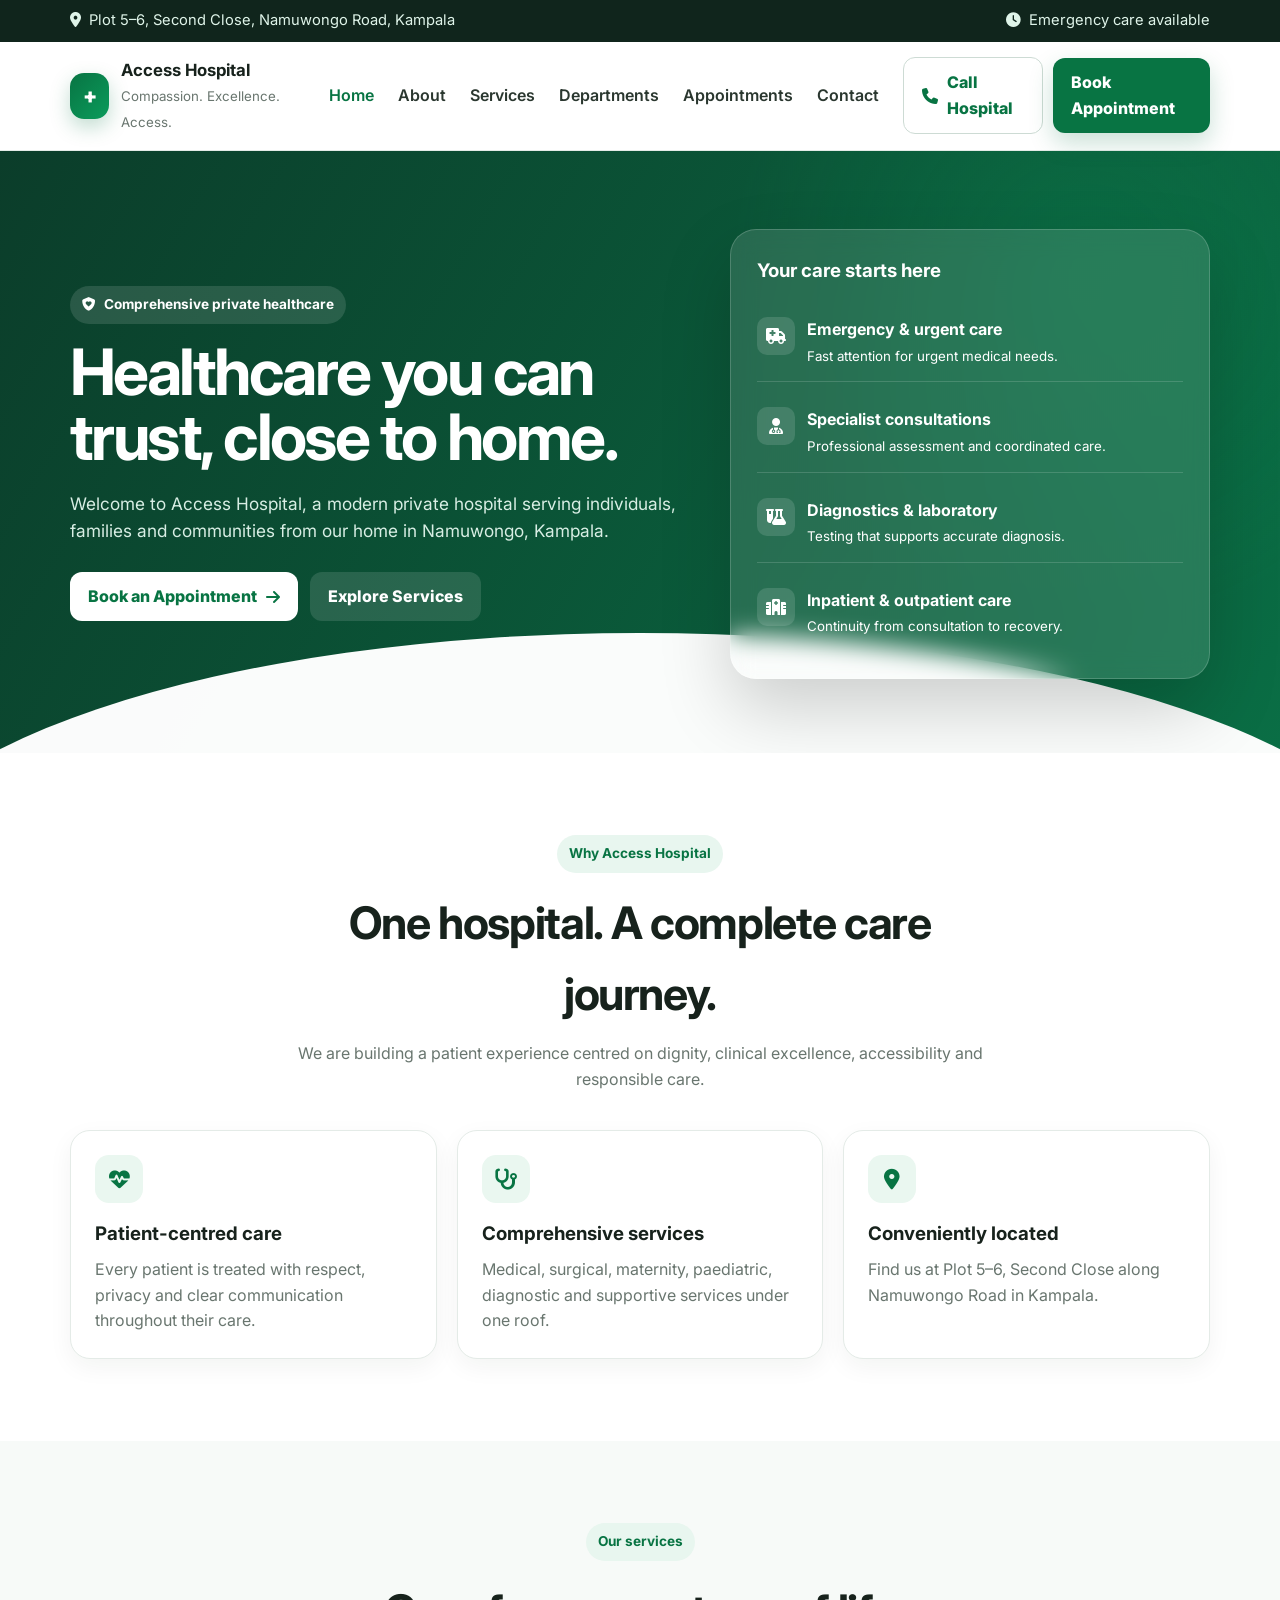
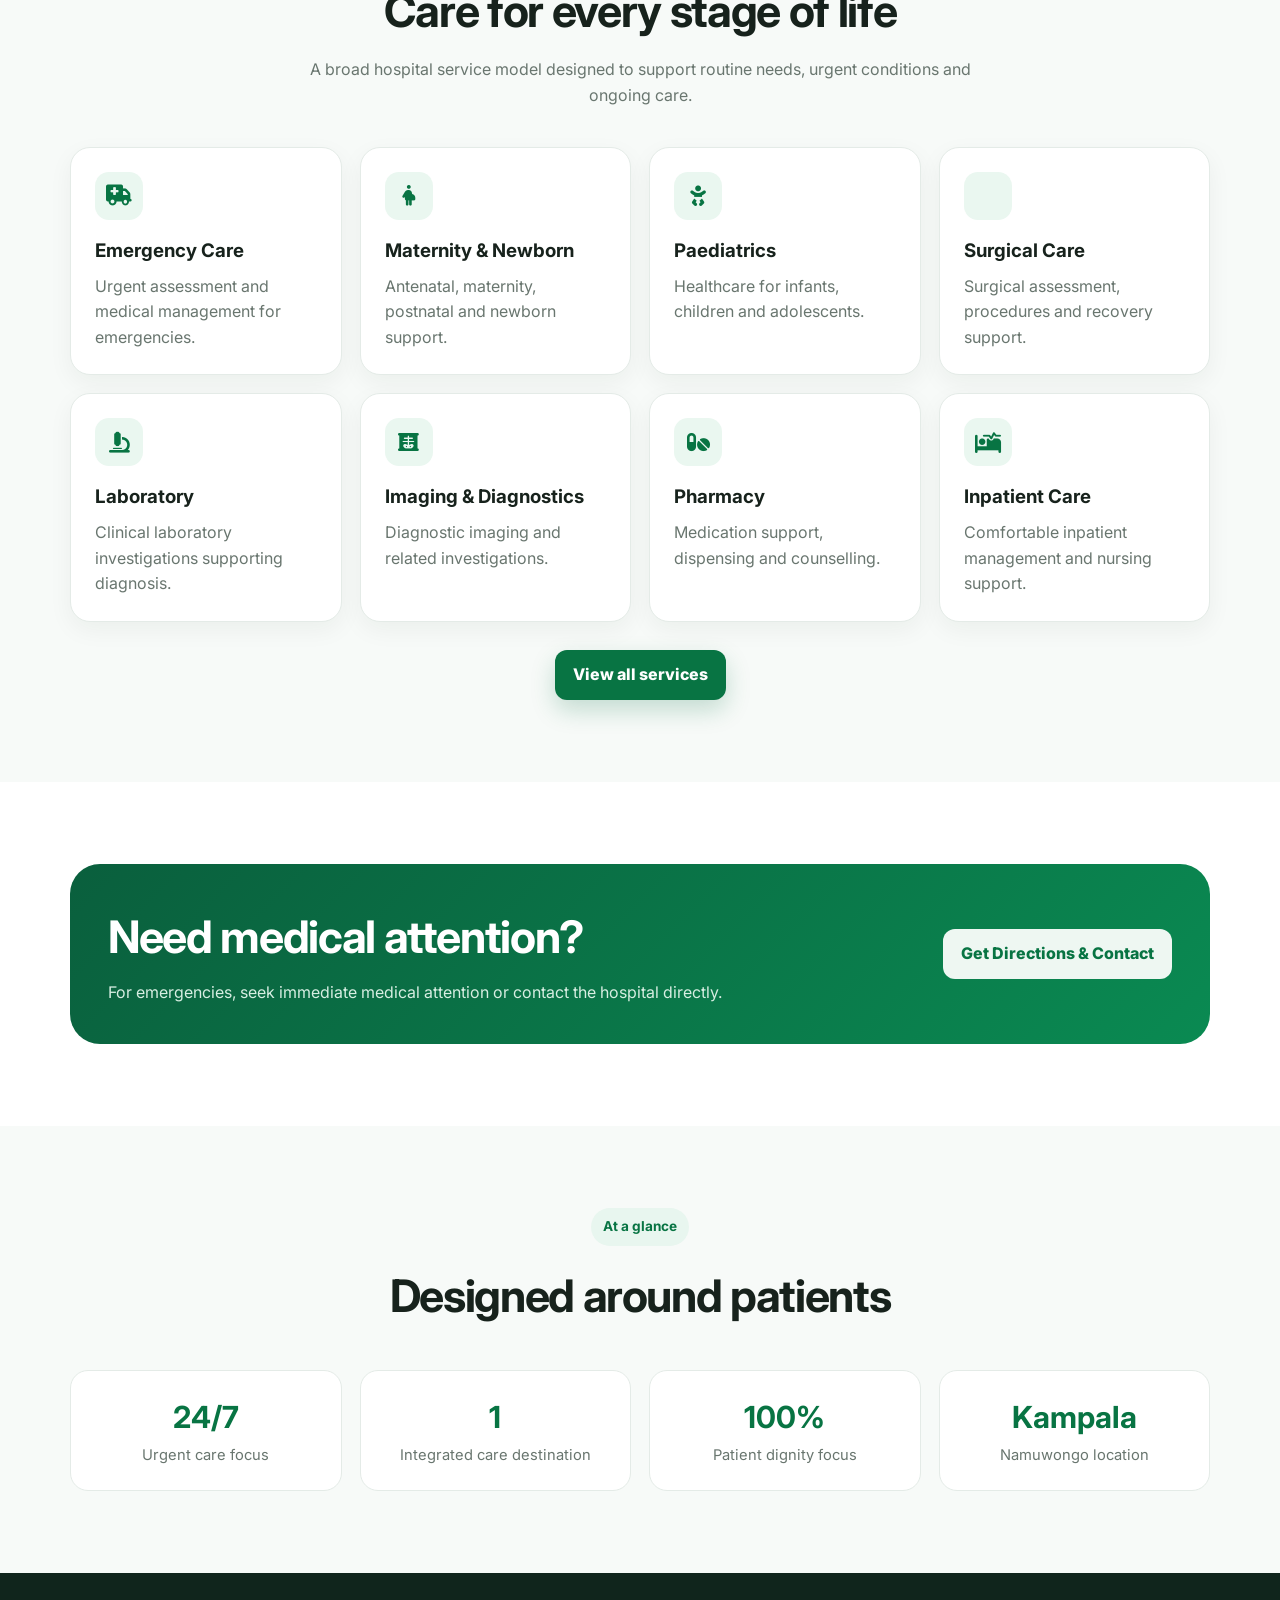
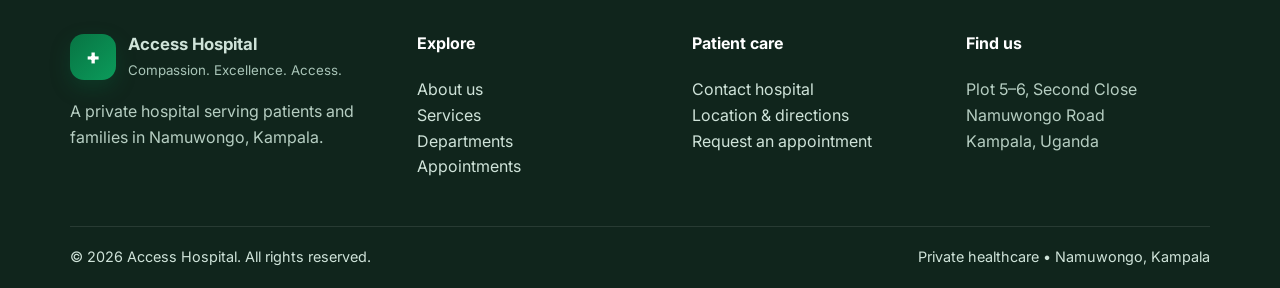
<file: access-hospital-website/access-hospital-complete/index.html>
<!doctype html><html lang="en"><head><meta charset="utf-8"><meta name="viewport" content="width=device-width,initial-scale=1"><title>Access Hospital | Quality Healthcare in Namuwongo, Kampala</title><meta name="description" content="Access Hospital in Namuwongo, Kampala provides comprehensive healthcare services in a professional, patient-centred environment."><link rel="preconnect" href="https://fonts.googleapis.com"><link rel="preconnect" href="https://fonts.gstatic.com" crossorigin><link href="https://fonts.googleapis.com/css2?family=Inter:wght@400;500;600;700;800;900&display=swap" rel="stylesheet"><link rel="stylesheet" href="assets/css/styles.css"><link rel="stylesheet" href="https://cdnjs.cloudflare.com/ajax/libs/font-awesome/6.5.2/css/all.min.css"></head><body>
<div class="topbar"><div class="container"><span><i class="fa-solid fa-location-dot"></i> Plot 5–6, Second Close, Namuwongo Road, Kampala</span><span><i class="fa-solid fa-clock"></i> Emergency care available</span></div></div>
<header class="navbar"><div class="container nav-wrap"><a class="brand" href="index.html"><span class="brand-mark">+</span><span><strong>Access Hospital</strong><small>Compassion. Excellence. Access.</small></span></a><button class="menu-btn" aria-label="Open menu"><i class="fa-solid fa-bars"></i></button><nav class="nav-links"><a class="active" href="index.html">Home</a><a href="about.html">About</a><a href="services.html">Services</a><a href="departments.html">Departments</a><a href="appointment.html">Appointments</a><a href="contact.html">Contact</a></nav><div class="nav-actions"><a class="btn btn-outline" href="tel:"><i class="fa-solid fa-phone"></i> Call Hospital</a><a class="btn btn-primary" href="appointment.html">Book Appointment</a></div></div></header>
<main>
<section class="hero"><div class="container hero-grid"><div><div class="eyebrow"><i class="fa-solid fa-shield-heart"></i> Comprehensive private healthcare</div><h1>Healthcare you can trust, close to home.</h1><p>Welcome to Access Hospital, a modern private hospital serving individuals, families and communities from our home in Namuwongo, Kampala.</p><div class="hero-buttons"><a class="btn btn-light" href="appointment.html">Book an Appointment <i class="fa-solid fa-arrow-right"></i></a><a class="btn" style="background:rgba(255,255,255,.12);color:#fff" href="services.html">Explore Services</a></div></div><div class="hero-card"><h3>Your care starts here</h3><div class="quick-list"><div class="quick-item"><div class="quick-icon"><i class="fa-solid fa-truck-medical"></i></div><div><strong>Emergency & urgent care</strong><br><small>Fast attention for urgent medical needs.</small></div></div><div class="quick-item"><div class="quick-icon"><i class="fa-solid fa-user-doctor"></i></div><div><strong>Specialist consultations</strong><br><small>Professional assessment and coordinated care.</small></div></div><div class="quick-item"><div class="quick-icon"><i class="fa-solid fa-flask-vial"></i></div><div><strong>Diagnostics & laboratory</strong><br><small>Testing that supports accurate diagnosis.</small></div></div><div class="quick-item"><div class="quick-icon"><i class="fa-solid fa-hospital"></i></div><div><strong>Inpatient & outpatient care</strong><br><small>Continuity from consultation to recovery.</small></div></div></div></div></div></section>
<section class="section"><div class="container"><div class="section-head reveal"><div class="eyebrow">Why Access Hospital</div><h2>One hospital. A complete care journey.</h2><p>We are building a patient experience centred on dignity, clinical excellence, accessibility and responsible care.</p></div><div class="grid-3"><div class="card reveal"><div class="icon-box"><i class="fa-solid fa-heart-pulse"></i></div><h3>Patient-centred care</h3><p>Every patient is treated with respect, privacy and clear communication throughout their care.</p></div><div class="card reveal"><div class="icon-box"><i class="fa-solid fa-stethoscope"></i></div><h3>Comprehensive services</h3><p>Medical, surgical, maternity, paediatric, diagnostic and supportive services under one roof.</p></div><div class="card reveal"><div class="icon-box"><i class="fa-solid fa-location-dot"></i></div><h3>Conveniently located</h3><p>Find us at Plot 5–6, Second Close along Namuwongo Road in Kampala.</p></div></div></div></section>
<section class="section section-alt"><div class="container"><div class="section-head reveal"><div class="eyebrow">Our services</div><h2>Care for every stage of life</h2><p>A broad hospital service model designed to support routine needs, urgent conditions and ongoing care.</p></div><div class="grid-4 service-grid"><div class="card reveal"><div class="icon-box"><i class="fa-solid fa-truck-medical"></i></div><h3>Emergency Care</h3><p>Urgent assessment and medical management for emergencies.</p></div><div class="card reveal"><div class="icon-box"><i class="fa-solid fa-person-pregnant"></i></div><h3>Maternity & Newborn</h3><p>Antenatal, maternity, postnatal and newborn support.</p></div><div class="card reveal"><div class="icon-box"><i class="fa-solid fa-baby"></i></div><h3>Paediatrics</h3><p>Healthcare for infants, children and adolescents.</p></div><div class="card reveal"><div class="icon-box"><i class="fa-solid fa-scalpel"></i></div><h3>Surgical Care</h3><p>Surgical assessment, procedures and recovery support.</p></div><div class="card reveal"><div class="icon-box"><i class="fa-solid fa-microscope"></i></div><h3>Laboratory</h3><p>Clinical laboratory investigations supporting diagnosis.</p></div><div class="card reveal"><div class="icon-box"><i class="fa-solid fa-x-ray"></i></div><h3>Imaging & Diagnostics</h3><p>Diagnostic imaging and related investigations.</p></div><div class="card reveal"><div class="icon-box"><i class="fa-solid fa-pills"></i></div><h3>Pharmacy</h3><p>Medication support, dispensing and counselling.</p></div><div class="card reveal"><div class="icon-box"><i class="fa-solid fa-bed-pulse"></i></div><h3>Inpatient Care</h3><p>Comfortable inpatient management and nursing support.</p></div></div><div style="text-align:center;margin-top:28px"><a class="btn btn-primary" href="services.html">View all services</a></div></div></section>
<section class="section"><div class="container"><div class="banner reveal"><div><h2>Need medical attention?</h2><p>For emergencies, seek immediate medical attention or contact the hospital directly.</p></div><a class="btn btn-light" href="contact.html">Get Directions & Contact</a></div></div></section>
<section class="section section-alt"><div class="container"><div class="section-head reveal"><div class="eyebrow">At a glance</div><h2>Designed around patients</h2></div><div class="grid-4"><div class="mini-stat reveal"><strong>24/7</strong><span>Urgent care focus</span></div><div class="mini-stat reveal"><strong>1</strong><span>Integrated care destination</span></div><div class="mini-stat reveal"><strong>100%</strong><span>Patient dignity focus</span></div><div class="mini-stat reveal"><strong>Kampala</strong><span>Namuwongo location</span></div></div></div></section>
</main>
<footer class="footer"><div class="container"><div class="footer-grid"><div><a class="brand" href="index.html"><span class="brand-mark">+</span><span><strong>Access Hospital</strong><small style="color:#a9c5b8">Compassion. Excellence. Access.</small></span></a><p>A private hospital serving patients and families in Namuwongo, Kampala.</p></div><div><h4>Explore</h4><p><a href="about.html">About us</a><br><a href="services.html">Services</a><br><a href="departments.html">Departments</a><br><a href="appointment.html">Appointments</a></p></div><div><h4>Patient care</h4><p><a href="contact.html">Contact hospital</a><br><a href="contact.html#location">Location & directions</a><br><a href="appointment.html">Request an appointment</a></p></div><div><h4>Find us</h4><p>Plot 5–6, Second Close<br>Namuwongo Road<br>Kampala, Uganda</p></div></div><div class="footer-bottom"><span>© <span data-year></span> Access Hospital. All rights reserved.</span><span>Private healthcare • Namuwongo, Kampala</span></div></div></footer><script src="assets/js/main.js"></script></body></html>
</file>
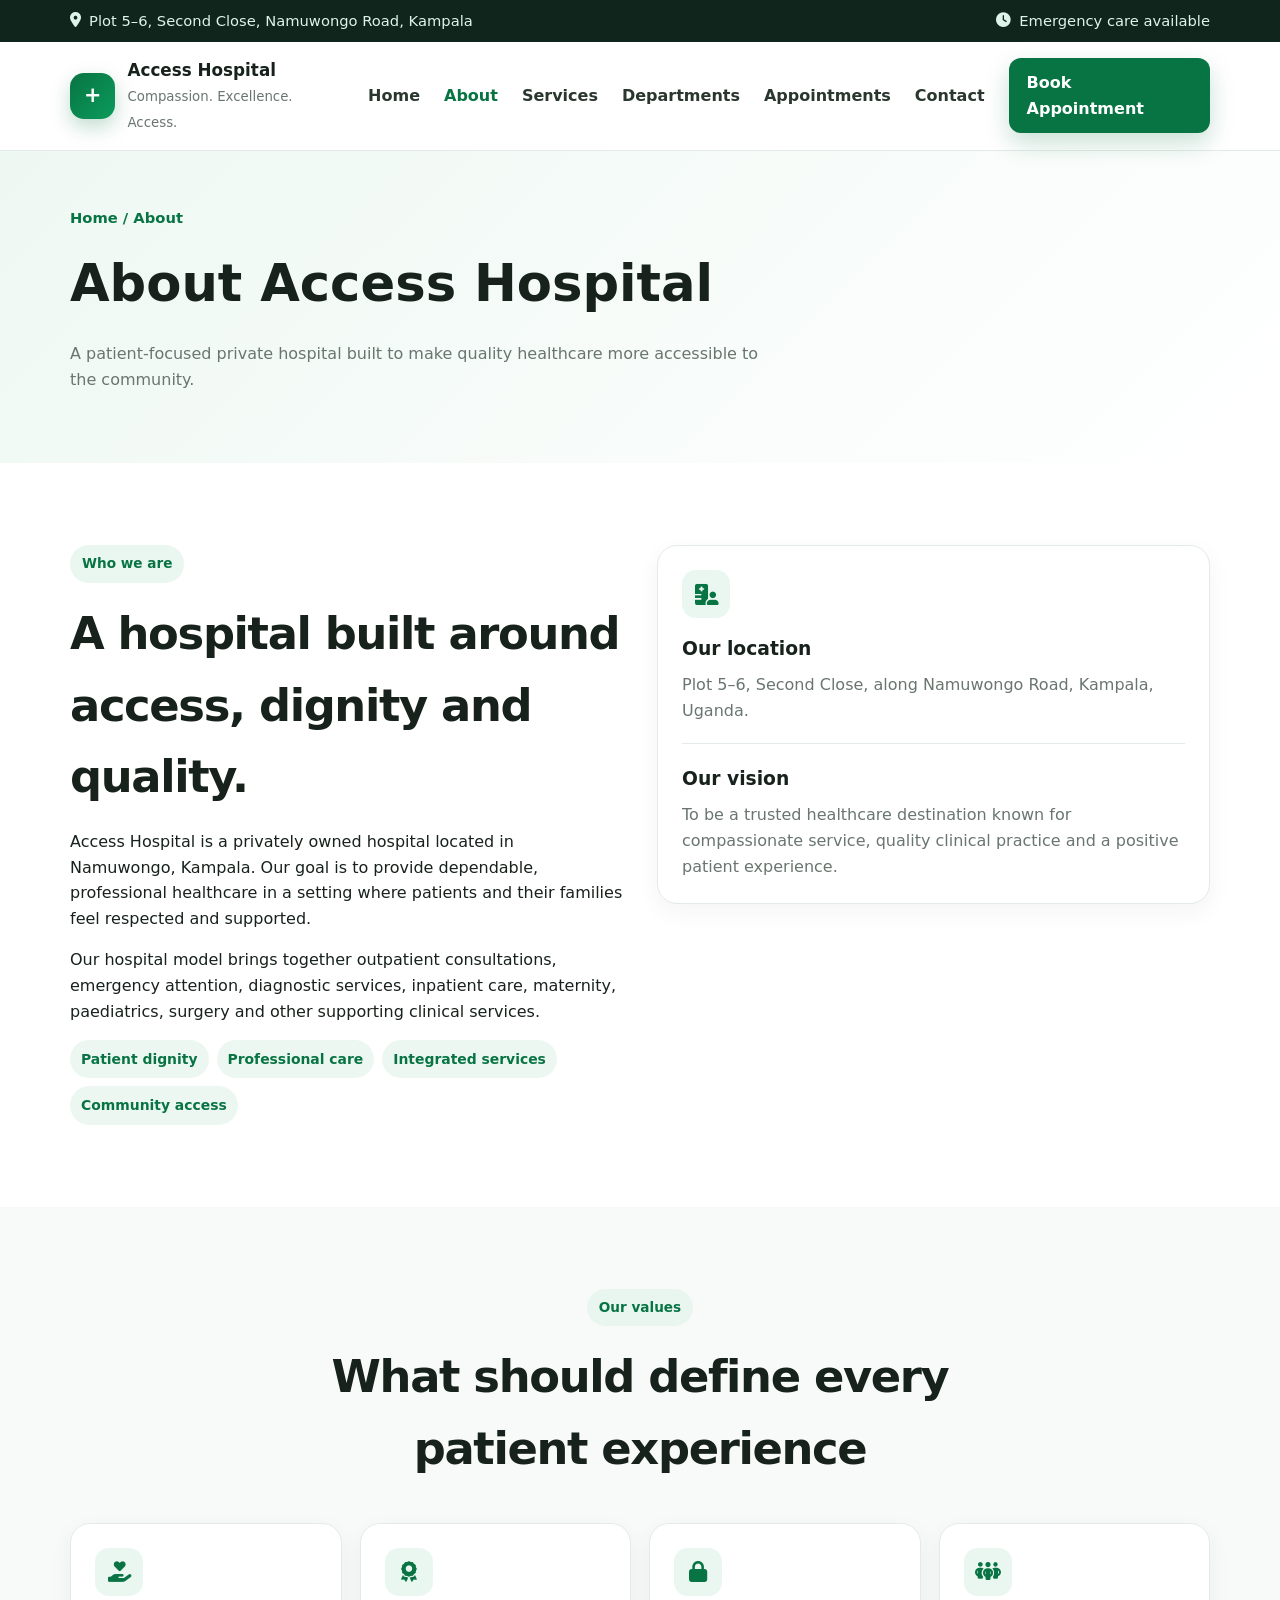
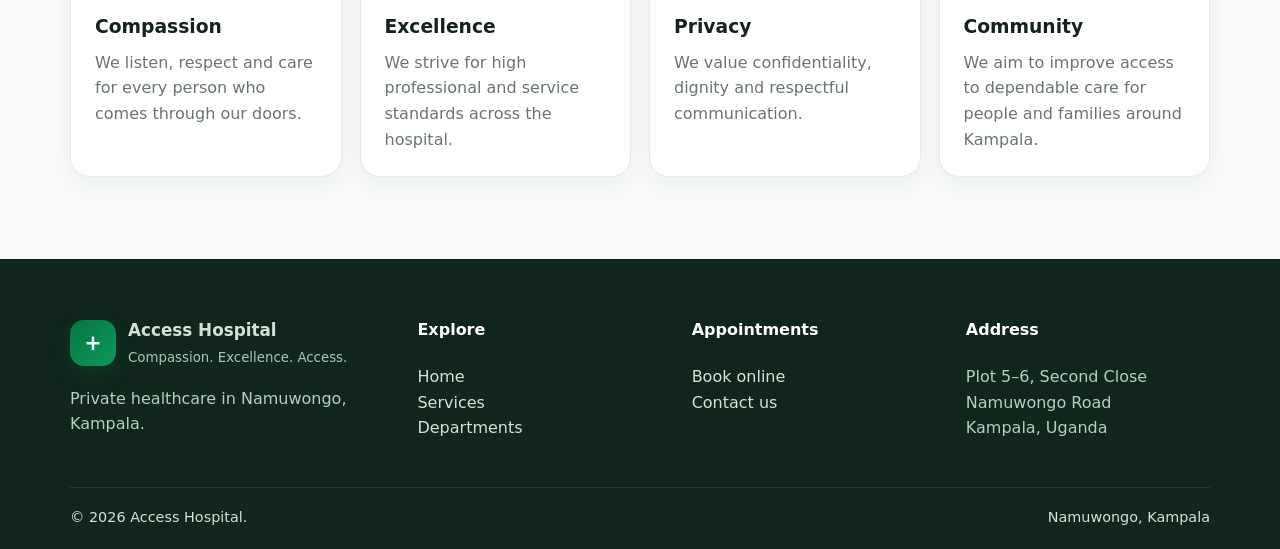
<file: access-hospital-website/access-hospital-complete/about.html>
<!doctype html><html lang="en"><head><meta charset="utf-8"><meta name="viewport" content="width=device-width,initial-scale=1"><title>About Access Hospital</title><meta name="description" content="Learn about Access Hospital in Namuwongo, Kampala."><link rel="stylesheet" href="assets/css/styles.css"><link rel="stylesheet" href="https://cdnjs.cloudflare.com/ajax/libs/font-awesome/6.5.2/css/all.min.css"></head><body>
<div class="topbar"><div class="container"><span><i class="fa-solid fa-location-dot"></i> Plot 5–6, Second Close, Namuwongo Road, Kampala</span><span><i class="fa-solid fa-clock"></i> Emergency care available</span></div></div><header class="navbar"><div class="container nav-wrap"><a class="brand" href="index.html"><span class="brand-mark">+</span><span><strong>Access Hospital</strong><small>Compassion. Excellence. Access.</small></span></a><button class="menu-btn"><i class="fa-solid fa-bars"></i></button><nav class="nav-links"><a href="index.html">Home</a><a class="active" href="about.html">About</a><a href="services.html">Services</a><a href="departments.html">Departments</a><a href="appointment.html">Appointments</a><a href="contact.html">Contact</a></nav><div class="nav-actions"><a class="btn btn-primary" href="appointment.html">Book Appointment</a></div></div></header>
<section class="page-hero"><div class="container"><div class="breadcrumbs">Home / About</div><h1>About Access Hospital</h1><p>A patient-focused private hospital built to make quality healthcare more accessible to the community.</p></div></section>
<section class="section"><div class="container two-col"><div class="content reveal"><div class="eyebrow" style="background:#eaf7f0;color:var(--green)">Who we are</div><h2>A hospital built around access, dignity and quality.</h2><p>Access Hospital is a privately owned hospital located in Namuwongo, Kampala. Our goal is to provide dependable, professional healthcare in a setting where patients and their families feel respected and supported.</p><p>Our hospital model brings together outpatient consultations, emergency attention, diagnostic services, inpatient care, maternity, paediatrics, surgery and other supporting clinical services.</p><div class="pill-row"><span class="pill">Patient dignity</span><span class="pill">Professional care</span><span class="pill">Integrated services</span><span class="pill">Community access</span></div></div><div class="card reveal"><div class="icon-box"><i class="fa-solid fa-hospital-user"></i></div><h3>Our location</h3><p>Plot 5–6, Second Close, along Namuwongo Road, Kampala, Uganda.</p><hr style="border:0;border-top:1px solid var(--line);margin:20px 0"><h3>Our vision</h3><p>To be a trusted healthcare destination known for compassionate service, quality clinical practice and a positive patient experience.</p></div></div></section>
<section class="section section-alt"><div class="container"><div class="section-head"><div class="eyebrow">Our values</div><h2>What should define every patient experience</h2></div><div class="grid-4"><div class="card reveal"><div class="icon-box"><i class="fa-solid fa-hand-holding-heart"></i></div><h3>Compassion</h3><p>We listen, respect and care for every person who comes through our doors.</p></div><div class="card reveal"><div class="icon-box"><i class="fa-solid fa-award"></i></div><h3>Excellence</h3><p>We strive for high professional and service standards across the hospital.</p></div><div class="card reveal"><div class="icon-box"><i class="fa-solid fa-lock"></i></div><h3>Privacy</h3><p>We value confidentiality, dignity and respectful communication.</p></div><div class="card reveal"><div class="icon-box"><i class="fa-solid fa-people-group"></i></div><h3>Community</h3><p>We aim to improve access to dependable care for people and families around Kampala.</p></div></div></div></section>
<footer class="footer"><div class="container"><div class="footer-grid"><div><a class="brand" href="index.html"><span class="brand-mark">+</span><span><strong>Access Hospital</strong><small style="color:#a9c5b8">Compassion. Excellence. Access.</small></span></a><p>Private healthcare in Namuwongo, Kampala.</p></div><div><h4>Explore</h4><p><a href="index.html">Home</a><br><a href="services.html">Services</a><br><a href="departments.html">Departments</a></p></div><div><h4>Appointments</h4><p><a href="appointment.html">Book online</a><br><a href="contact.html">Contact us</a></p></div><div><h4>Address</h4><p>Plot 5–6, Second Close<br>Namuwongo Road<br>Kampala, Uganda</p></div></div><div class="footer-bottom"><span>© <span data-year></span> Access Hospital.</span><span>Namuwongo, Kampala</span></div></div></footer><script src="assets/js/main.js"></script></body></html>
</file>
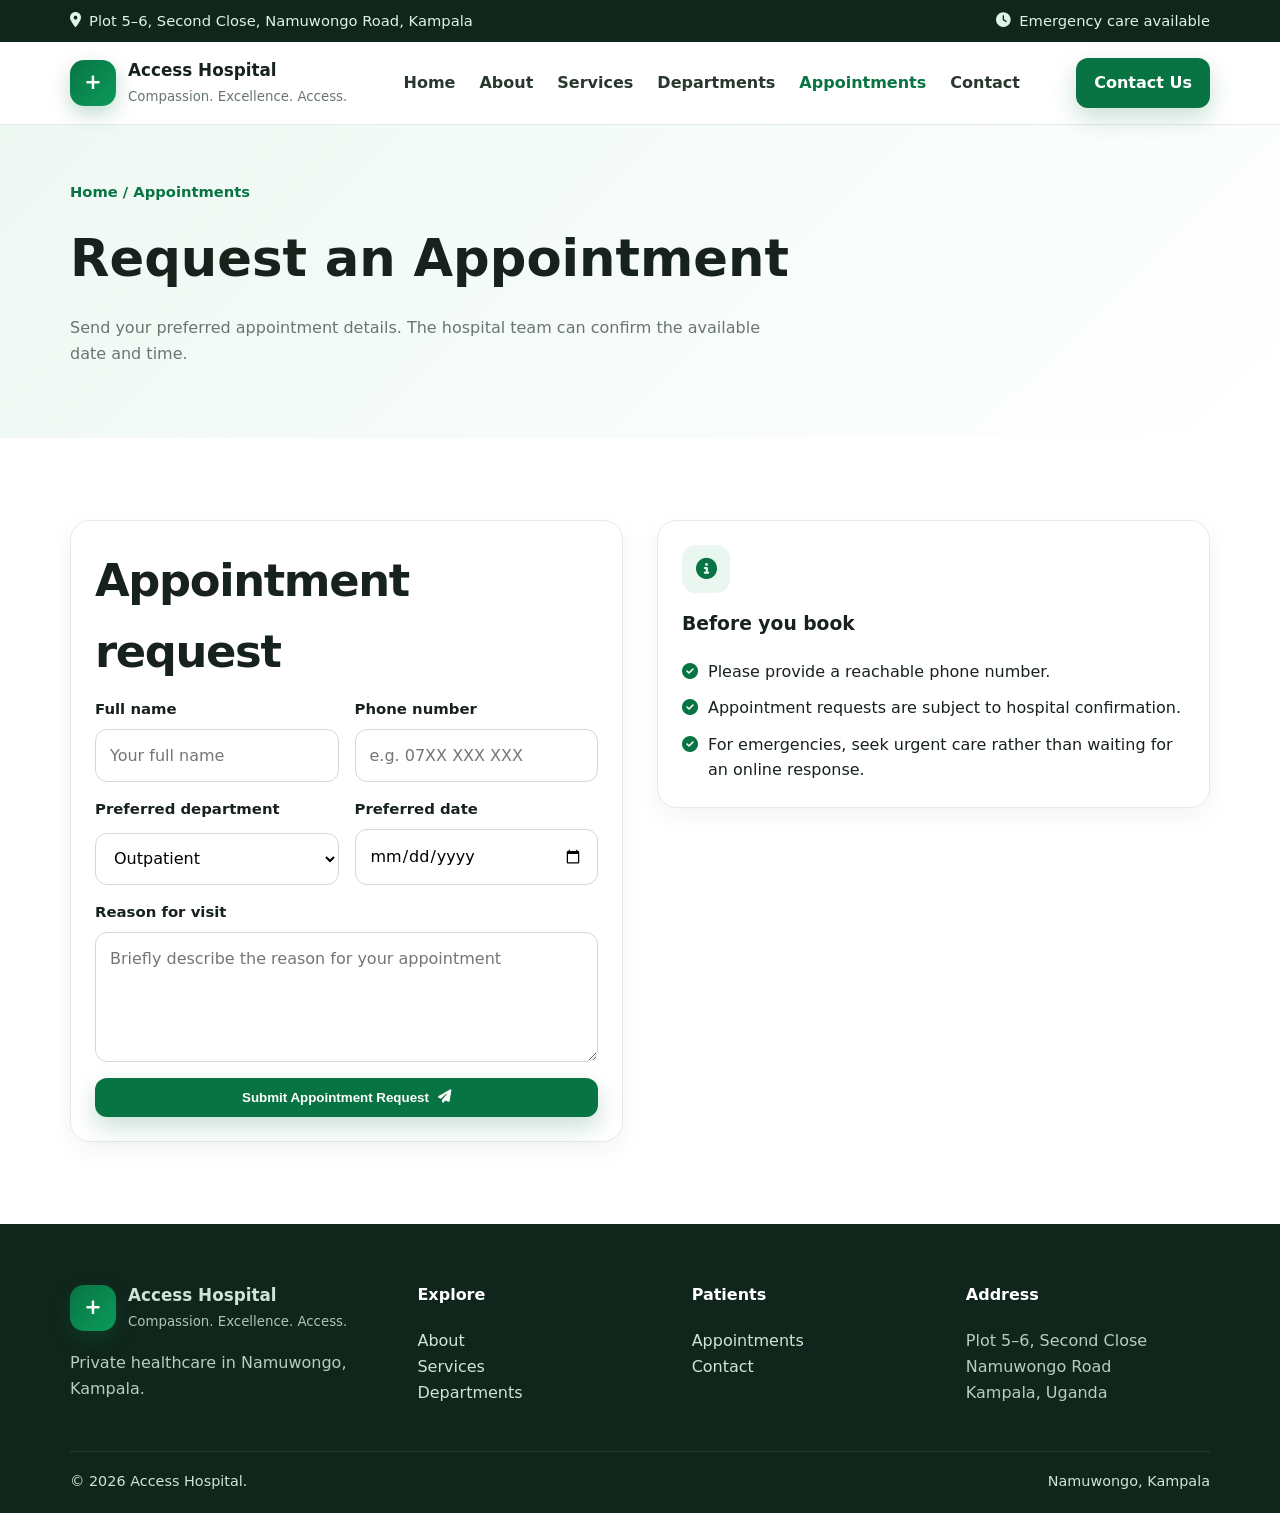
<file: access-hospital-website/access-hospital-complete/appointment.html>
<!doctype html><html lang="en"><head><meta charset="utf-8"><meta name="viewport" content="width=device-width,initial-scale=1"><title>Book an Appointment | Access Hospital</title><meta name="description" content="Request an appointment at Access Hospital in Namuwongo, Kampala."><link rel="stylesheet" href="assets/css/styles.css"><link rel="stylesheet" href="https://cdnjs.cloudflare.com/ajax/libs/font-awesome/6.5.2/css/all.min.css"></head><body><div class="topbar"><div class="container"><span><i class="fa-solid fa-location-dot"></i> Plot 5–6, Second Close, Namuwongo Road, Kampala</span><span><i class="fa-solid fa-clock"></i> Emergency care available</span></div></div><header class="navbar"><div class="container nav-wrap"><a class="brand" href="index.html"><span class="brand-mark">+</span><span><strong>Access Hospital</strong><small>Compassion. Excellence. Access.</small></span></a><button class="menu-btn"><i class="fa-solid fa-bars"></i></button><nav class="nav-links"><a href="index.html">Home</a><a href="about.html">About</a><a href="services.html">Services</a><a href="departments.html">Departments</a><a class="active" href="appointment.html">Appointments</a><a href="contact.html">Contact</a></nav><div class="nav-actions"><a class="btn btn-primary" href="contact.html">Contact Us</a></div></div></header><section class="page-hero"><div class="container"><div class="breadcrumbs">Home / Appointments</div><h1>Request an Appointment</h1><p>Send your preferred appointment details. The hospital team can confirm the available date and time.</p></div></section><section class="section"><div class="container two-col"><div class="card reveal"><h2>Appointment request</h2><form id="appointmentForm"><div class="form-grid"><div class="field"><label>Full name</label><input required name="name" placeholder="Your full name"></div><div class="field"><label>Phone number</label><input required name="phone" placeholder="e.g. 07XX XXX XXX"></div><div class="field"><label>Preferred department</label><select name="department"><option>Outpatient</option><option>Emergency</option><option>Maternity</option><option>Paediatrics</option><option>Surgery</option><option>Laboratory / Diagnostics</option><option>Other</option></select></div><div class="field"><label>Preferred date</label><input required type="date" name="date"></div><div class="field full"><label>Reason for visit</label><textarea name="reason" placeholder="Briefly describe the reason for your appointment"></textarea></div><div class="field full"><button class="btn btn-primary" type="submit">Submit Appointment Request <i class="fa-solid fa-paper-plane"></i></button></div></div></form><div id="formMessage" class="notice" style="margin-top:15px" hidden></div></div><div class="reveal"><div class="card"><div class="icon-box"><i class="fa-solid fa-circle-info"></i></div><h3>Before you book</h3><ul class="checklist"><li><i class="fa-solid fa-circle-check"></i><span>Please provide a reachable phone number.</span></li><li><i class="fa-solid fa-circle-check"></i><span>Appointment requests are subject to hospital confirmation.</span></li><li><i class="fa-solid fa-circle-check"></i><span>For emergencies, seek urgent care rather than waiting for an online response.</span></li></ul></div></div></div></section><footer class="footer"><div class="container"><div class="footer-grid"><div><a class="brand" href="index.html"><span class="brand-mark">+</span><span><strong>Access Hospital</strong><small style="color:#a9c5b8">Compassion. Excellence. Access.</small></span></a><p>Private healthcare in Namuwongo, Kampala.</p></div><div><h4>Explore</h4><p><a href="about.html">About</a><br><a href="services.html">Services</a><br><a href="departments.html">Departments</a></p></div><div><h4>Patients</h4><p><a href="appointment.html">Appointments</a><br><a href="contact.html">Contact</a></p></div><div><h4>Address</h4><p>Plot 5–6, Second Close<br>Namuwongo Road<br>Kampala, Uganda</p></div></div><div class="footer-bottom"><span>© <span data-year></span> Access Hospital.</span><span>Namuwongo, Kampala</span></div></div></footer><script src="assets/js/main.js"></script></body></html>
</file>
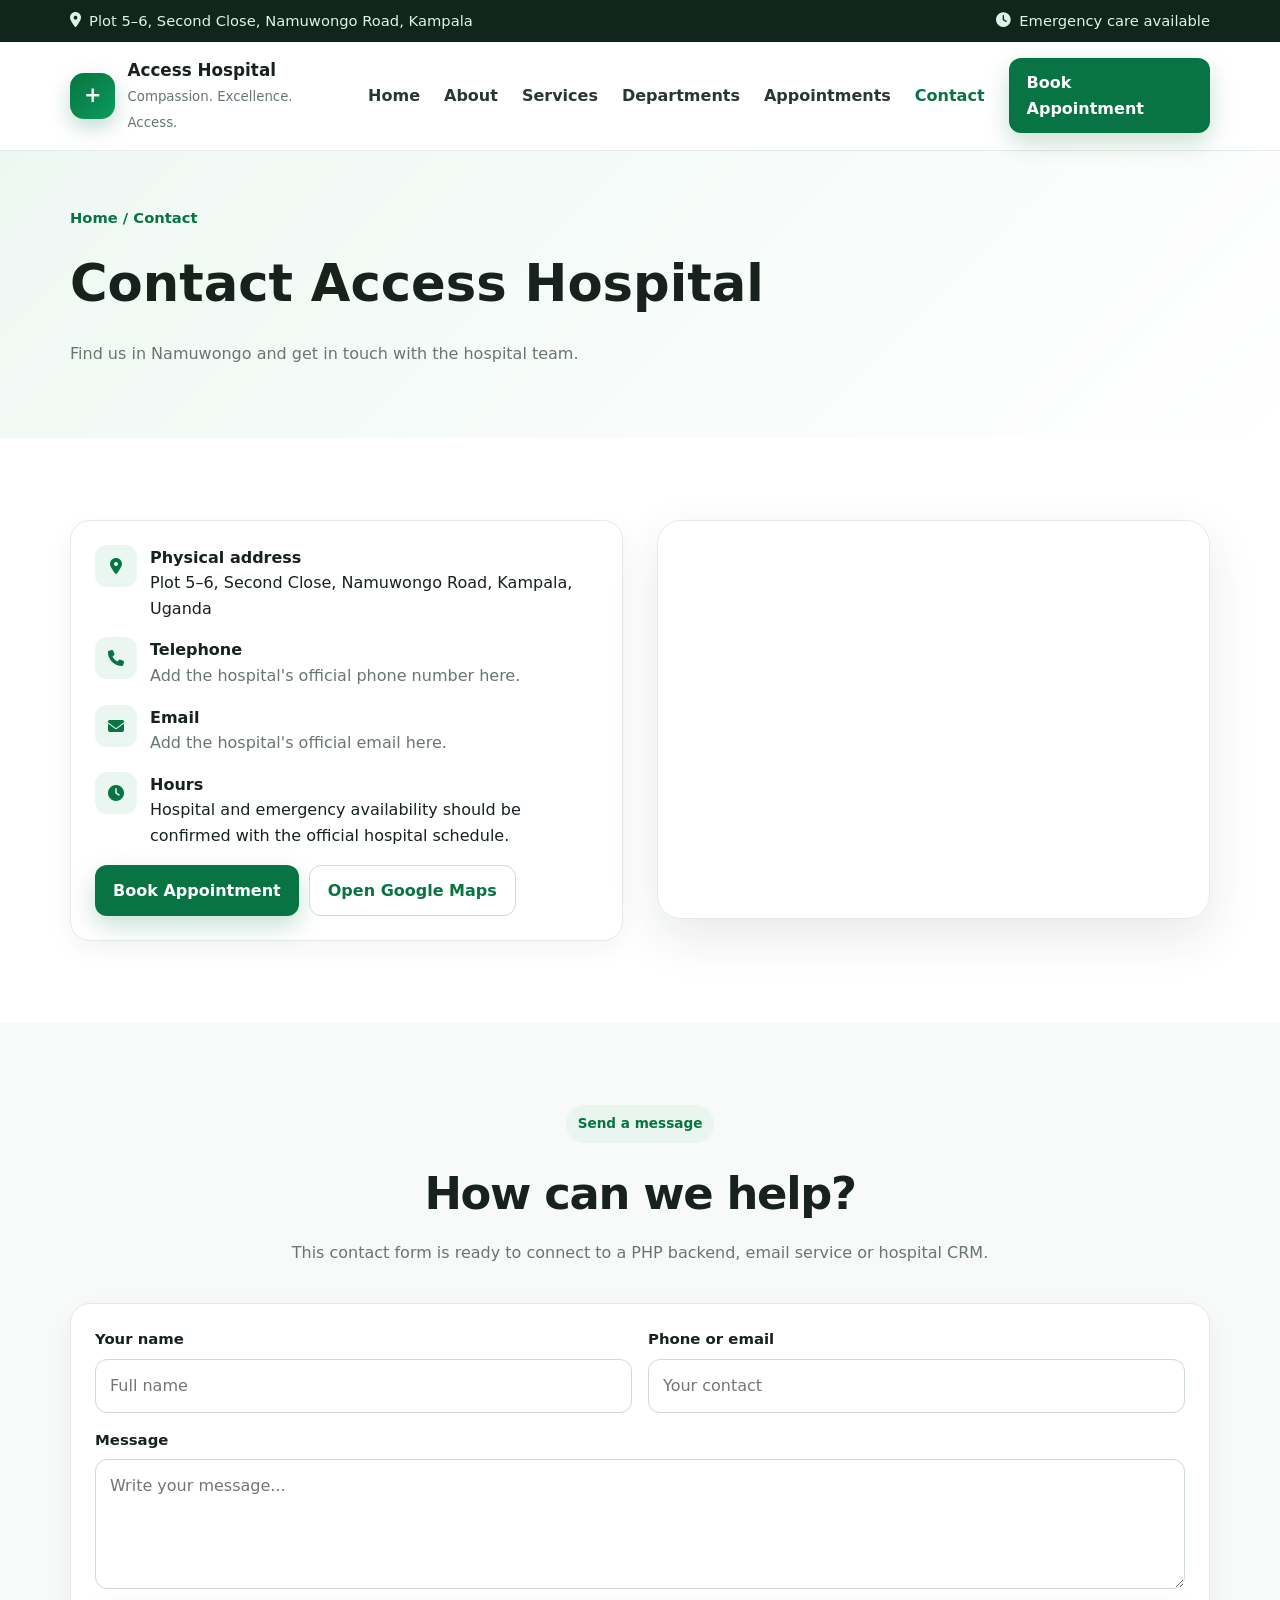
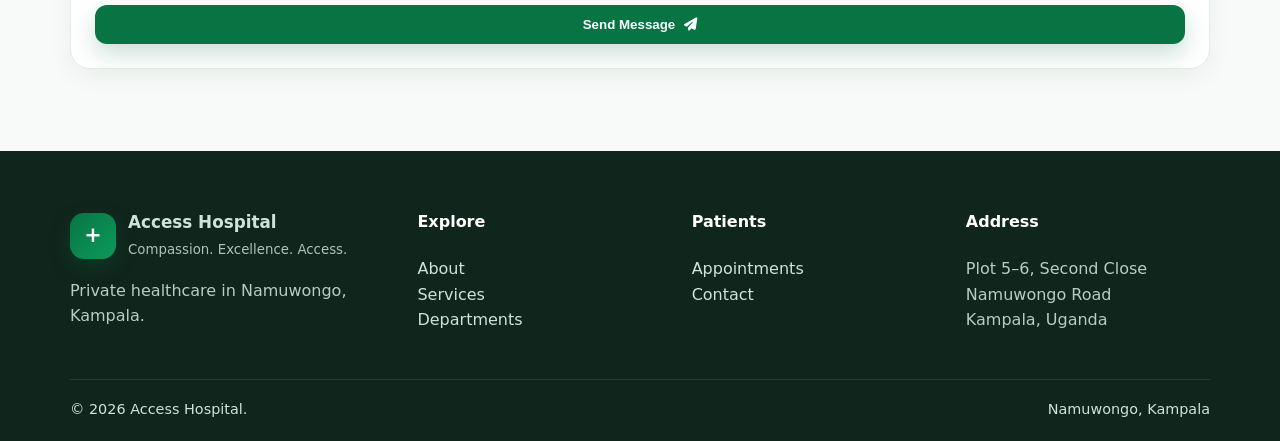
<file: access-hospital-website/access-hospital-complete/contact.html>
<!doctype html><html lang="en"><head><meta charset="utf-8"><meta name="viewport" content="width=device-width,initial-scale=1"><title>Contact Access Hospital | Namuwongo Kampala</title><meta name="description" content="Contact and find Access Hospital at Plot 5–6 Second Close, Namuwongo Road, Kampala."><link rel="stylesheet" href="assets/css/styles.css"><link rel="stylesheet" href="https://cdnjs.cloudflare.com/ajax/libs/font-awesome/6.5.2/css/all.min.css"></head><body><div class="topbar"><div class="container"><span><i class="fa-solid fa-location-dot"></i> Plot 5–6, Second Close, Namuwongo Road, Kampala</span><span><i class="fa-solid fa-clock"></i> Emergency care available</span></div></div><header class="navbar"><div class="container nav-wrap"><a class="brand" href="index.html"><span class="brand-mark">+</span><span><strong>Access Hospital</strong><small>Compassion. Excellence. Access.</small></span></a><button class="menu-btn"><i class="fa-solid fa-bars"></i></button><nav class="nav-links"><a href="index.html">Home</a><a href="about.html">About</a><a href="services.html">Services</a><a href="departments.html">Departments</a><a href="appointment.html">Appointments</a><a class="active" href="contact.html">Contact</a></nav><div class="nav-actions"><a class="btn btn-primary" href="appointment.html">Book Appointment</a></div></div></header><section class="page-hero"><div class="container"><div class="breadcrumbs">Home / Contact</div><h1>Contact Access Hospital</h1><p>Find us in Namuwongo and get in touch with the hospital team.</p></div></section><section class="section" id="location"><div class="container two-col"><div class="card contact-card reveal"><div class="contact-row"><i class="fa-solid fa-location-dot"></i><div><strong>Physical address</strong><br>Plot 5–6, Second Close, Namuwongo Road, Kampala, Uganda</div></div><div class="contact-row"><i class="fa-solid fa-phone"></i><div><strong>Telephone</strong><br><span style="color:var(--muted)">Add the hospital's official phone number here.</span></div></div><div class="contact-row"><i class="fa-solid fa-envelope"></i><div><strong>Email</strong><br><span style="color:var(--muted)">Add the hospital's official email here.</span></div></div><div class="contact-row"><i class="fa-solid fa-clock"></i><div><strong>Hours</strong><br>Hospital and emergency availability should be confirmed with the official hospital schedule.</div></div><div style="display:flex;gap:10px;flex-wrap:wrap"><a class="btn btn-primary" href="appointment.html">Book Appointment</a><a class="btn btn-outline" target="_blank" rel="noopener" href="https://www.google.com/maps/search/?api=1&query=Plot%205-6%20Second%20Close%20Namuwongo%20Road%20Kampala">Open Google Maps</a></div></div><div class="map-wrap reveal"><iframe loading="lazy" src="https://www.google.com/maps?q=Namuwongo%20Road%20Kampala&output=embed" title="Access Hospital location map"></iframe></div></div></section><section class="section section-alt"><div class="container"><div class="section-head"><div class="eyebrow">Send a message</div><h2>How can we help?</h2><p>This contact form is ready to connect to a PHP backend, email service or hospital CRM.</p></div><div class="card"><form id="contactForm"><div class="form-grid"><div class="field"><label>Your name</label><input required name="name" placeholder="Full name"></div><div class="field"><label>Phone or email</label><input required name="contact" placeholder="Your contact"></div><div class="field full"><label>Message</label><textarea required placeholder="Write your message..."></textarea></div><div class="field full"><button class="btn btn-primary" type="submit">Send Message <i class="fa-solid fa-paper-plane"></i></button></div></div></form><div id="contactMessage" class="notice" style="margin-top:15px" hidden></div></div></div></section><footer class="footer"><div class="container"><div class="footer-grid"><div><a class="brand" href="index.html"><span class="brand-mark">+</span><span><strong>Access Hospital</strong><small style="color:#a9c5b8">Compassion. Excellence. Access.</small></span></a><p>Private healthcare in Namuwongo, Kampala.</p></div><div><h4>Explore</h4><p><a href="about.html">About</a><br><a href="services.html">Services</a><br><a href="departments.html">Departments</a></p></div><div><h4>Patients</h4><p><a href="appointment.html">Appointments</a><br><a href="contact.html">Contact</a></p></div><div><h4>Address</h4><p>Plot 5–6, Second Close<br>Namuwongo Road<br>Kampala, Uganda</p></div></div><div class="footer-bottom"><span>© <span data-year></span> Access Hospital.</span><span>Namuwongo, Kampala</span></div></div></footer><script src="assets/js/main.js"></script></body></html>
</file>
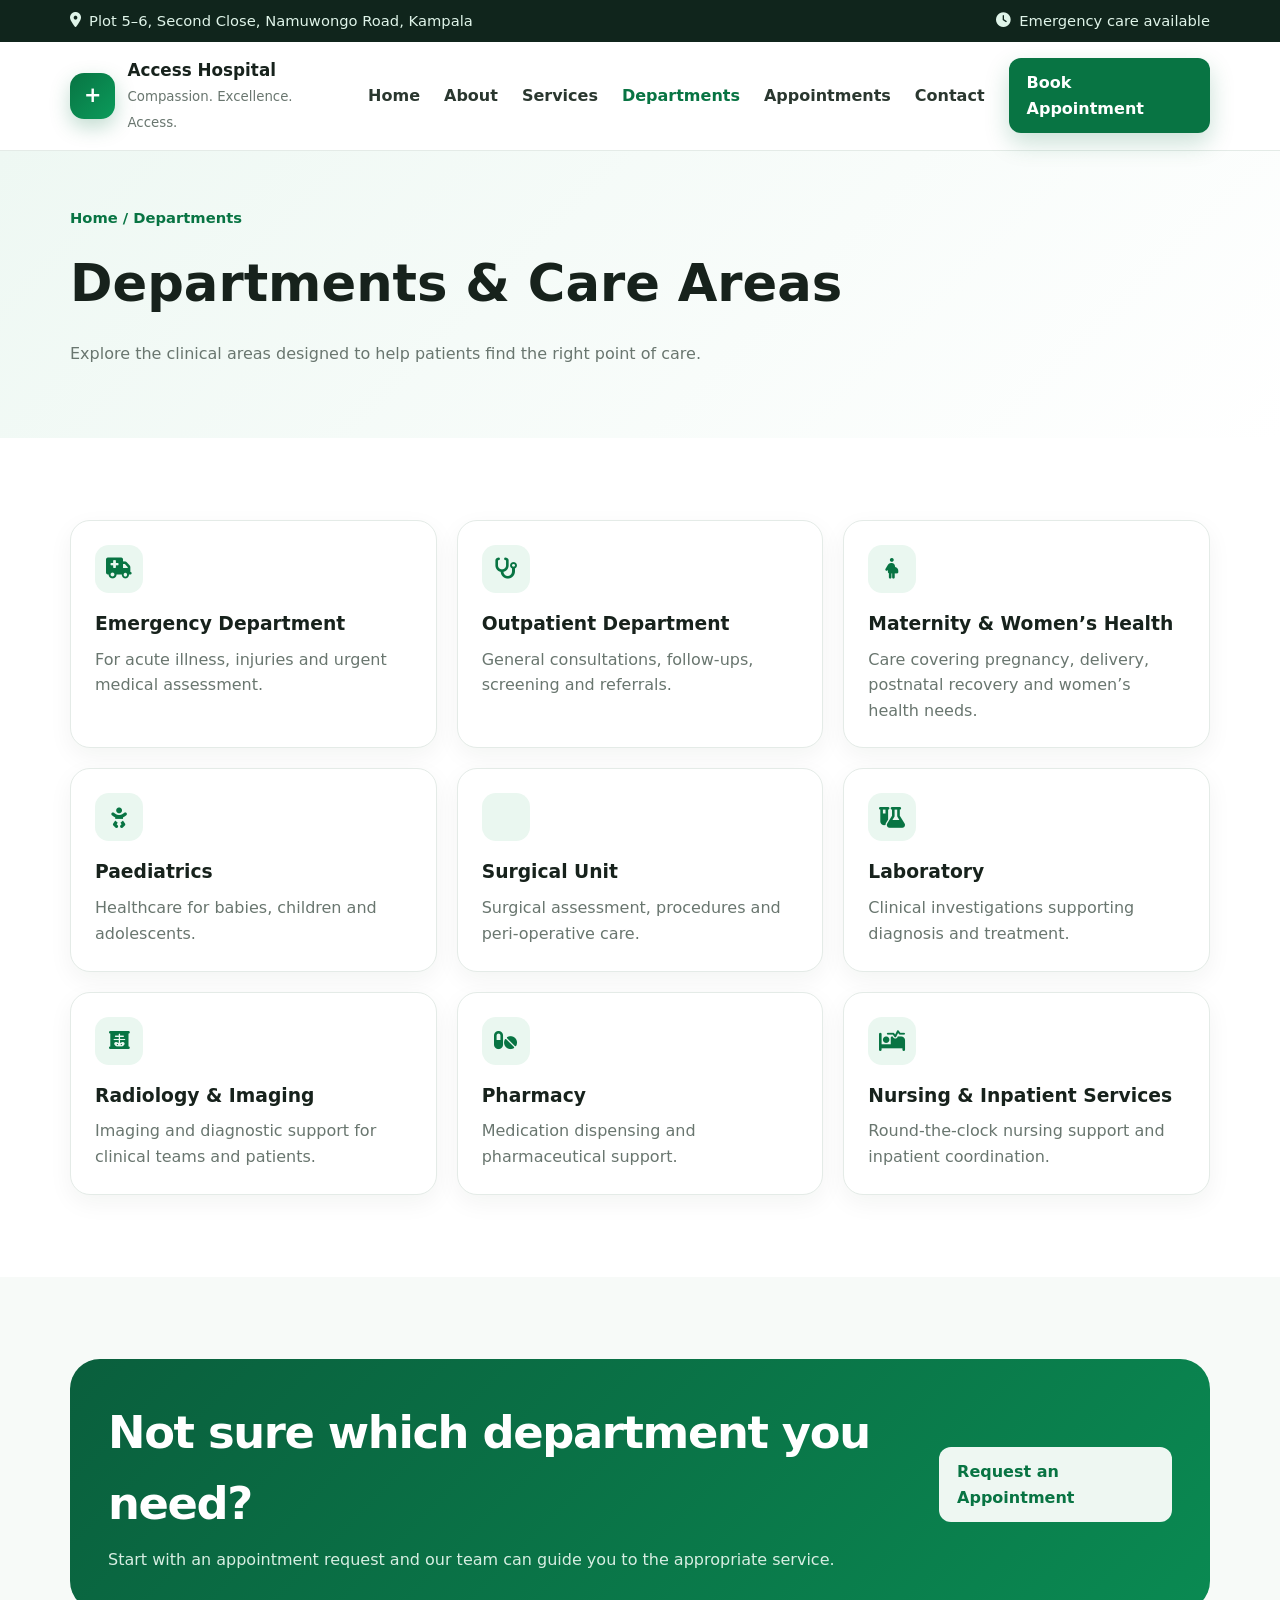
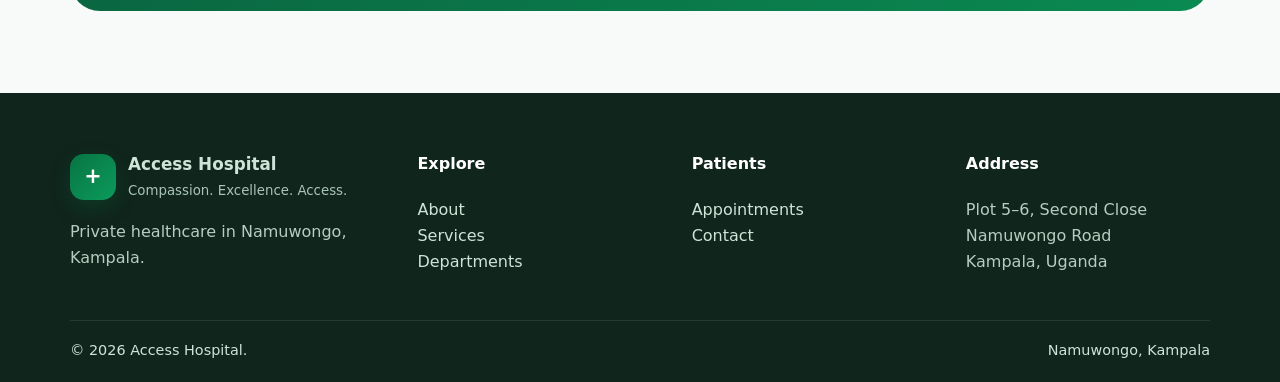
<file: access-hospital-website/access-hospital-complete/departments.html>
<!doctype html><html lang="en"><head><meta charset="utf-8"><meta name="viewport" content="width=device-width,initial-scale=1"><title>Departments | Access Hospital</title><meta name="description" content="Hospital departments and care areas at Access Hospital, Namuwongo."><link rel="stylesheet" href="assets/css/styles.css"><link rel="stylesheet" href="https://cdnjs.cloudflare.com/ajax/libs/font-awesome/6.5.2/css/all.min.css"></head><body><div class="topbar"><div class="container"><span><i class="fa-solid fa-location-dot"></i> Plot 5–6, Second Close, Namuwongo Road, Kampala</span><span><i class="fa-solid fa-clock"></i> Emergency care available</span></div></div><header class="navbar"><div class="container nav-wrap"><a class="brand" href="index.html"><span class="brand-mark">+</span><span><strong>Access Hospital</strong><small>Compassion. Excellence. Access.</small></span></a><button class="menu-btn"><i class="fa-solid fa-bars"></i></button><nav class="nav-links"><a href="index.html">Home</a><a href="about.html">About</a><a href="services.html">Services</a><a class="active" href="departments.html">Departments</a><a href="appointment.html">Appointments</a><a href="contact.html">Contact</a></nav><div class="nav-actions"><a class="btn btn-primary" href="appointment.html">Book Appointment</a></div></div></header><section class="page-hero"><div class="container"><div class="breadcrumbs">Home / Departments</div><h1>Departments & Care Areas</h1><p>Explore the clinical areas designed to help patients find the right point of care.</p></div></section><section class="section"><div class="container"><div class="grid-3"><div class="card reveal"><div class="icon-box"><i class="fa-solid fa-truck-medical"></i></div><h3>Emergency Department</h3><p>For acute illness, injuries and urgent medical assessment.</p></div><div class="card reveal"><div class="icon-box"><i class="fa-solid fa-stethoscope"></i></div><h3>Outpatient Department</h3><p>General consultations, follow-ups, screening and referrals.</p></div><div class="card reveal"><div class="icon-box"><i class="fa-solid fa-person-pregnant"></i></div><h3>Maternity & Women’s Health</h3><p>Care covering pregnancy, delivery, postnatal recovery and women’s health needs.</p></div><div class="card reveal"><div class="icon-box"><i class="fa-solid fa-baby"></i></div><h3>Paediatrics</h3><p>Healthcare for babies, children and adolescents.</p></div><div class="card reveal"><div class="icon-box"><i class="fa-solid fa-scalpel"></i></div><h3>Surgical Unit</h3><p>Surgical assessment, procedures and peri-operative care.</p></div><div class="card reveal"><div class="icon-box"><i class="fa-solid fa-flask-vial"></i></div><h3>Laboratory</h3><p>Clinical investigations supporting diagnosis and treatment.</p></div><div class="card reveal"><div class="icon-box"><i class="fa-solid fa-x-ray"></i></div><h3>Radiology & Imaging</h3><p>Imaging and diagnostic support for clinical teams and patients.</p></div><div class="card reveal"><div class="icon-box"><i class="fa-solid fa-pills"></i></div><h3>Pharmacy</h3><p>Medication dispensing and pharmaceutical support.</p></div><div class="card reveal"><div class="icon-box"><i class="fa-solid fa-bed-pulse"></i></div><h3>Nursing & Inpatient Services</h3><p>Round-the-clock nursing support and inpatient coordination.</p></div></div></div></section><section class="section section-alt"><div class="container banner reveal"><div><h2>Not sure which department you need?</h2><p>Start with an appointment request and our team can guide you to the appropriate service.</p></div><a class="btn btn-light" href="appointment.html">Request an Appointment</a></div></section><footer class="footer"><div class="container"><div class="footer-grid"><div><a class="brand" href="index.html"><span class="brand-mark">+</span><span><strong>Access Hospital</strong><small style="color:#a9c5b8">Compassion. Excellence. Access.</small></span></a><p>Private healthcare in Namuwongo, Kampala.</p></div><div><h4>Explore</h4><p><a href="about.html">About</a><br><a href="services.html">Services</a><br><a href="departments.html">Departments</a></p></div><div><h4>Patients</h4><p><a href="appointment.html">Appointments</a><br><a href="contact.html">Contact</a></p></div><div><h4>Address</h4><p>Plot 5–6, Second Close<br>Namuwongo Road<br>Kampala, Uganda</p></div></div><div class="footer-bottom"><span>© <span data-year></span> Access Hospital.</span><span>Namuwongo, Kampala</span></div></div></footer><script src="assets/js/main.js"></script></body></html>
</file>
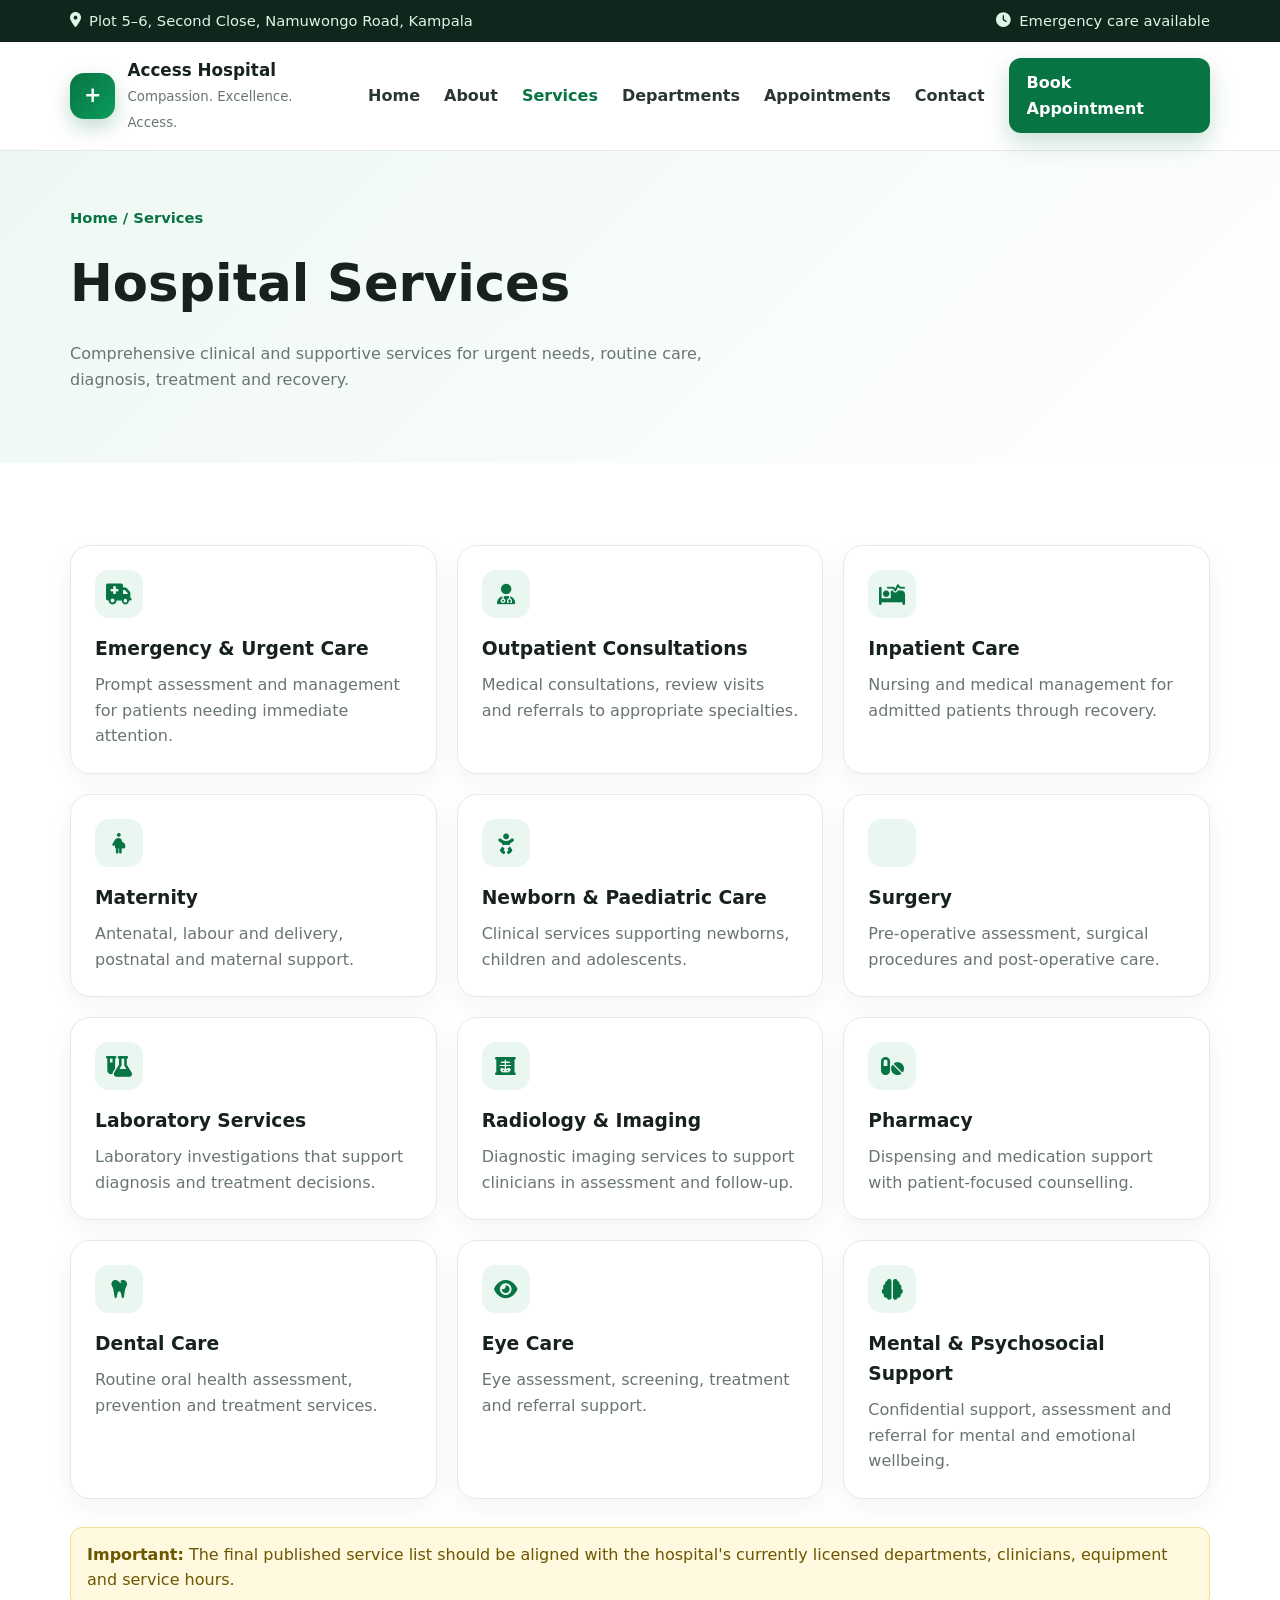
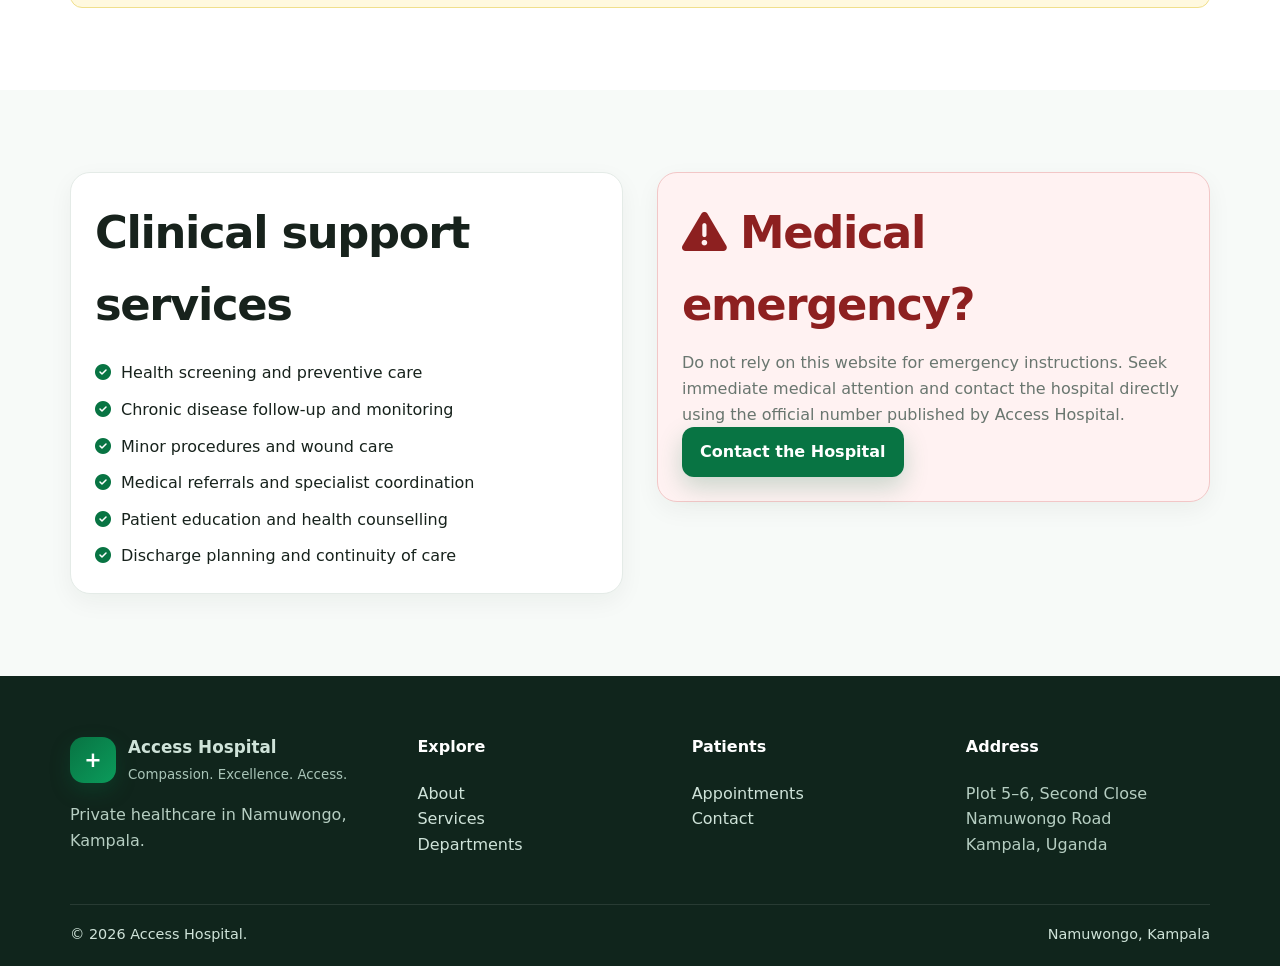
<file: access-hospital-website/access-hospital-complete/services.html>
<!doctype html><html lang="en"><head><meta charset="utf-8"><meta name="viewport" content="width=device-width,initial-scale=1"><title>Hospital Services | Access Hospital</title><meta name="description" content="Explore the comprehensive medical services offered by Access Hospital in Namuwongo, Kampala."><link rel="stylesheet" href="assets/css/styles.css"><link rel="stylesheet" href="https://cdnjs.cloudflare.com/ajax/libs/font-awesome/6.5.2/css/all.min.css"></head><body><div class="topbar"><div class="container"><span><i class="fa-solid fa-location-dot"></i> Plot 5–6, Second Close, Namuwongo Road, Kampala</span><span><i class="fa-solid fa-clock"></i> Emergency care available</span></div></div><header class="navbar"><div class="container nav-wrap"><a class="brand" href="index.html"><span class="brand-mark">+</span><span><strong>Access Hospital</strong><small>Compassion. Excellence. Access.</small></span></a><button class="menu-btn"><i class="fa-solid fa-bars"></i></button><nav class="nav-links"><a href="index.html">Home</a><a href="about.html">About</a><a class="active" href="services.html">Services</a><a href="departments.html">Departments</a><a href="appointment.html">Appointments</a><a href="contact.html">Contact</a></nav><div class="nav-actions"><a class="btn btn-primary" href="appointment.html">Book Appointment</a></div></div></header><section class="page-hero"><div class="container"><div class="breadcrumbs">Home / Services</div><h1>Hospital Services</h1><p>Comprehensive clinical and supportive services for urgent needs, routine care, diagnosis, treatment and recovery.</p></div></section><section class="section"><div class="container"><div class="grid-3"><div class="card reveal"><div class="icon-box"><i class="fa-solid fa-truck-medical"></i></div><h3>Emergency & Urgent Care</h3><p>Prompt assessment and management for patients needing immediate attention.</p></div><div class="card reveal"><div class="icon-box"><i class="fa-solid fa-user-doctor"></i></div><h3>Outpatient Consultations</h3><p>Medical consultations, review visits and referrals to appropriate specialties.</p></div><div class="card reveal"><div class="icon-box"><i class="fa-solid fa-bed-pulse"></i></div><h3>Inpatient Care</h3><p>Nursing and medical management for admitted patients through recovery.</p></div><div class="card reveal"><div class="icon-box"><i class="fa-solid fa-person-pregnant"></i></div><h3>Maternity</h3><p>Antenatal, labour and delivery, postnatal and maternal support.</p></div><div class="card reveal"><div class="icon-box"><i class="fa-solid fa-baby"></i></div><h3>Newborn & Paediatric Care</h3><p>Clinical services supporting newborns, children and adolescents.</p></div><div class="card reveal"><div class="icon-box"><i class="fa-solid fa-scalpel"></i></div><h3>Surgery</h3><p>Pre-operative assessment, surgical procedures and post-operative care.</p></div><div class="card reveal"><div class="icon-box"><i class="fa-solid fa-flask-vial"></i></div><h3>Laboratory Services</h3><p>Laboratory investigations that support diagnosis and treatment decisions.</p></div><div class="card reveal"><div class="icon-box"><i class="fa-solid fa-x-ray"></i></div><h3>Radiology & Imaging</h3><p>Diagnostic imaging services to support clinicians in assessment and follow-up.</p></div><div class="card reveal"><div class="icon-box"><i class="fa-solid fa-pills"></i></div><h3>Pharmacy</h3><p>Dispensing and medication support with patient-focused counselling.</p></div><div class="card reveal"><div class="icon-box"><i class="fa-solid fa-tooth"></i></div><h3>Dental Care</h3><p>Routine oral health assessment, prevention and treatment services.</p></div><div class="card reveal"><div class="icon-box"><i class="fa-solid fa-eye"></i></div><h3>Eye Care</h3><p>Eye assessment, screening, treatment and referral support.</p></div><div class="card reveal"><div class="icon-box"><i class="fa-solid fa-brain"></i></div><h3>Mental & Psychosocial Support</h3><p>Confidential support, assessment and referral for mental and emotional wellbeing.</p></div></div><div class="notice" style="margin-top:28px"><strong>Important:</strong> The final published service list should be aligned with the hospital's currently licensed departments, clinicians, equipment and service hours.</div></div></section><section class="section section-alt"><div class="container two-col"><div class="card reveal"><h2>Clinical support services</h2><ul class="checklist"><li><i class="fa-solid fa-circle-check"></i><span>Health screening and preventive care</span></li><li><i class="fa-solid fa-circle-check"></i><span>Chronic disease follow-up and monitoring</span></li><li><i class="fa-solid fa-circle-check"></i><span>Minor procedures and wound care</span></li><li><i class="fa-solid fa-circle-check"></i><span>Medical referrals and specialist coordination</span></li><li><i class="fa-solid fa-circle-check"></i><span>Patient education and health counselling</span></li><li><i class="fa-solid fa-circle-check"></i><span>Discharge planning and continuity of care</span></li></ul></div><div class="card emergency reveal"><h2><i class="fa-solid fa-triangle-exclamation"></i> Medical emergency?</h2><p>Do not rely on this website for emergency instructions. Seek immediate medical attention and contact the hospital directly using the official number published by Access Hospital.</p><a class="btn btn-primary" href="contact.html">Contact the Hospital</a></div></div></section><footer class="footer"><div class="container"><div class="footer-grid"><div><a class="brand" href="index.html"><span class="brand-mark">+</span><span><strong>Access Hospital</strong><small style="color:#a9c5b8">Compassion. Excellence. Access.</small></span></a><p>Private healthcare in Namuwongo, Kampala.</p></div><div><h4>Explore</h4><p><a href="about.html">About</a><br><a href="services.html">Services</a><br><a href="departments.html">Departments</a></p></div><div><h4>Patients</h4><p><a href="appointment.html">Appointments</a><br><a href="contact.html">Contact</a></p></div><div><h4>Address</h4><p>Plot 5–6, Second Close<br>Namuwongo Road<br>Kampala, Uganda</p></div></div><div class="footer-bottom"><span>© <span data-year></span> Access Hospital.</span><span>Namuwongo, Kampala</span></div></div></footer><script src="assets/js/main.js"></script></body></html>
</file>
<file: access-hospital-website/access-hospital-complete/assets/css/styles.css>
:root{--green:#087443;--green2:#0b9b5b;--dark:#10251c;--cream:#f7faf8;--text:#17221c;--muted:#69766f;--line:#e4ebe7;--white:#fff;--danger:#c62828;--shadow:0 18px 50px rgba(16,37,28,.10);--radius:20px}
*{box-sizing:border-box}html{scroll-behavior:smooth}body{margin:0;font-family:Inter,system-ui,-apple-system,BlinkMacSystemFont,"Segoe UI",sans-serif;color:var(--text);background:var(--white);line-height:1.6}a{text-decoration:none;color:inherit}.container{width:min(1140px,92%);margin:auto}.topbar{background:var(--dark);color:#dff4e9;font-size:.92rem}.topbar .container{display:flex;justify-content:space-between;gap:20px;padding:9px 0}.topbar span{display:inline-flex;align-items:center;gap:8px}.navbar{position:sticky;top:0;z-index:50;background:rgba(255,255,255,.95);backdrop-filter:blur(12px);border-bottom:1px solid var(--line)}.nav-wrap{display:flex;align-items:center;justify-content:space-between;padding:15px 0;gap:24px}.brand{display:flex;align-items:center;gap:12px}.brand-mark{width:46px;height:46px;border-radius:14px;background:linear-gradient(135deg,var(--green),var(--green2));display:grid;place-items:center;color:#fff;font-size:1.3rem;font-weight:900;box-shadow:0 8px 20px rgba(8,116,67,.25)}.brand strong{display:block;font-size:1.05rem}.brand small{color:var(--muted)}.nav-links{display:flex;align-items:center;gap:24px;font-weight:600}.nav-links a{color:#2a372f}.nav-links a:hover,.nav-links a.active{color:var(--green)}.nav-actions{display:flex;gap:10px;align-items:center}.btn{display:inline-flex;align-items:center;justify-content:center;gap:9px;border:0;border-radius:12px;padding:12px 18px;font-weight:800;cursor:pointer;transition:.2s}.btn-primary{background:var(--green);color:#fff;box-shadow:0 10px 25px rgba(8,116,67,.22)}.btn-primary:hover{transform:translateY(-2px);background:#056337}.btn-light{background:#eef7f2;color:var(--green)}.btn-outline{border:1px solid #cddbd4;background:#fff;color:var(--green)}.menu-btn{display:none;background:#eef7f2;color:var(--green);border:0;border-radius:10px;padding:10px;font-size:1.1rem}
.hero{background:radial-gradient(circle at 85% 20%,rgba(11,155,91,.20),transparent 30%),linear-gradient(120deg,#0b3d2a,#0a6e45);color:#fff;padding:78px 0 74px;position:relative;overflow:hidden}.hero:after{content:"";position:absolute;inset:auto -10% -140px -10%;height:260px;background:#fff;border-radius:50% 50% 0 0/100% 100% 0 0;opacity:.98}.hero-grid{display:grid;grid-template-columns:1.12fr .88fr;gap:50px;align-items:center;position:relative;z-index:1}.eyebrow{display:inline-flex;gap:8px;align-items:center;padding:8px 12px;border-radius:999px;background:rgba(255,255,255,.12);font-weight:700;font-size:.85rem;margin-bottom:15px}.hero h1{font-size:clamp(2.4rem,5vw,4.3rem);line-height:1.02;margin:0 0 20px;letter-spacing:-.04em}.hero p{font-size:1.08rem;color:#d8eee4;max-width:650px}.hero-buttons{display:flex;gap:12px;flex-wrap:wrap;margin-top:27px}.hero .btn-light{background:#fff;color:var(--green)}.hero-card{background:rgba(255,255,255,.12);border:1px solid rgba(255,255,255,.18);padding:26px;border-radius:26px;box-shadow:0 30px 70px rgba(0,0,0,.18);backdrop-filter:blur(12px)}.hero-card h3{margin-top:0}.quick-list{display:grid;gap:12px}.quick-item{display:flex;gap:12px;align-items:flex-start;padding:13px 0;border-bottom:1px solid rgba(255,255,255,.15)}.quick-item:last-child{border-bottom:0}.quick-icon{width:38px;height:38px;display:grid;place-items:center;border-radius:10px;background:rgba(255,255,255,.13)}
.section{padding:82px 0}.section-alt{background:var(--cream)}.section-head{text-align:center;max-width:720px;margin:0 auto 38px}.section-head .eyebrow{background:#e8f6ef;color:var(--green)}.section h2{font-size:clamp(2rem,3.5vw,3rem);margin:0 0 10px;letter-spacing:-.03em}.section-head p{color:var(--muted);margin:0}.grid-3{display:grid;grid-template-columns:repeat(3,1fr);gap:20px}.grid-4{display:grid;grid-template-columns:repeat(4,1fr);gap:18px}.card{background:#fff;border:1px solid var(--line);border-radius:var(--radius);padding:24px;box-shadow:0 8px 25px rgba(16,37,28,.05)}.card:hover{transform:translateY(-4px);transition:.25s;box-shadow:var(--shadow)}.icon-box{width:48px;height:48px;border-radius:14px;background:#eaf7f0;color:var(--green);display:grid;place-items:center;font-size:1.3rem;margin-bottom:16px}.card h3{margin:0 0 8px}.card p{margin:0;color:var(--muted)}.mini-stat{padding:22px;text-align:center;background:#fff;border:1px solid var(--line);border-radius:18px}.mini-stat strong{font-size:1.9rem;color:var(--green);display:block}.mini-stat span{color:var(--muted);font-size:.92rem}.service-grid .card{min-height:205px}
.banner{background:linear-gradient(135deg,#0a5f3d,#0a8a52);color:#fff;border-radius:30px;padding:38px;display:flex;justify-content:space-between;align-items:center;gap:25px}.banner p{color:#d7eee2;margin:7px 0 0}.banner h2{margin:0}.emergency{background:#fff2f2;border:1px solid #f2c7c7;color:#8d2020}.emergency strong{color:#b31f1f}
.page-hero{padding:55px 0;background:linear-gradient(135deg,#eef8f3,#fff)}.page-hero h1{font-size:clamp(2.1rem,4vw,3.5rem);margin:0 0 8px}.page-hero p{color:var(--muted);max-width:700px}.breadcrumbs{color:var(--green);font-weight:700;font-size:.92rem;margin-bottom:14px}
.two-col{display:grid;grid-template-columns:1fr 1fr;gap:34px;align-items:start}.content h2{margin-top:0}.checklist{display:grid;gap:11px;padding:0;margin:20px 0 0;list-style:none}.checklist li{display:flex;gap:10px;align-items:flex-start}.checklist i{color:var(--green);margin-top:4px}.contact-card{display:grid;gap:16px}.contact-row{display:flex;gap:13px;align-items:flex-start}.contact-row i{width:42px;height:42px;border-radius:12px;background:#eaf7f0;color:var(--green);display:grid;place-items:center;flex:0 0 auto}.map-wrap{min-height:390px;border-radius:24px;overflow:hidden;border:1px solid var(--line);box-shadow:var(--shadow)}.map-wrap iframe{width:100%;height:100%;min-height:390px;border:0}.form-grid{display:grid;grid-template-columns:1fr 1fr;gap:16px}.field{display:grid;gap:7px}.field.full{grid-column:1/-1}.field label{font-weight:700;font-size:.93rem}.field input,.field select,.field textarea{width:100%;padding:13px 14px;border:1px solid #cfdad4;border-radius:12px;font:inherit;outline:none;background:#fff}.field input:focus,.field select:focus,.field textarea:focus{border-color:var(--green);box-shadow:0 0 0 4px rgba(8,116,67,.08)}.field textarea{min-height:130px;resize:vertical}
.footer{background:var(--dark);color:#cfe3d9;padding:58px 0 20px}.footer-grid{display:grid;grid-template-columns:1.3fr 1fr 1fr 1fr;gap:30px}.footer h3,.footer h4{color:#fff;margin-top:0}.footer p{color:#b6cec2}.footer a{color:#cfe3d9}.footer a:hover{color:#fff}.footer-bottom{border-top:1px solid rgba(255,255,255,.1);margin-top:30px;padding-top:18px;display:flex;justify-content:space-between;gap:18px;font-size:.9rem}.reveal{opacity:0;transform:translateY(18px);transition:.6s ease}.reveal.show{opacity:1;transform:none}.notice{padding:14px 16px;border-radius:12px;background:#fff9df;color:#6c5600;border:1px solid #f0df8c}.pill-row{display:flex;flex-wrap:wrap;gap:8px}.pill{padding:8px 11px;border-radius:999px;background:#edf7f2;color:var(--green);font-weight:700;font-size:.87rem}
@media(max-width:960px){.nav-links,.nav-actions .btn-outline{display:none}.menu-btn{display:block}.nav-links.open{position:absolute;top:78px;left:4%;right:4%;display:flex;flex-direction:column;align-items:stretch;background:#fff;border:1px solid var(--line);padding:16px;border-radius:16px;box-shadow:var(--shadow)}.hero-grid,.two-col{grid-template-columns:1fr}.grid-4{grid-template-columns:repeat(2,1fr)}.grid-3{grid-template-columns:repeat(2,1fr)}.footer-grid{grid-template-columns:repeat(2,1fr)}}@media(max-width:620px){.topbar .container{flex-direction:column;gap:3px}.hero{padding:55px 0}.section{padding:60px 0}.grid-3,.grid-4,.form-grid{grid-template-columns:1fr}.footer-grid{grid-template-columns:1fr}.footer-bottom{flex-direction:column}.banner{padding:28px;display:block}.banner .btn{margin-top:15px}.hero h1{font-size:2.55rem}}
</file>
